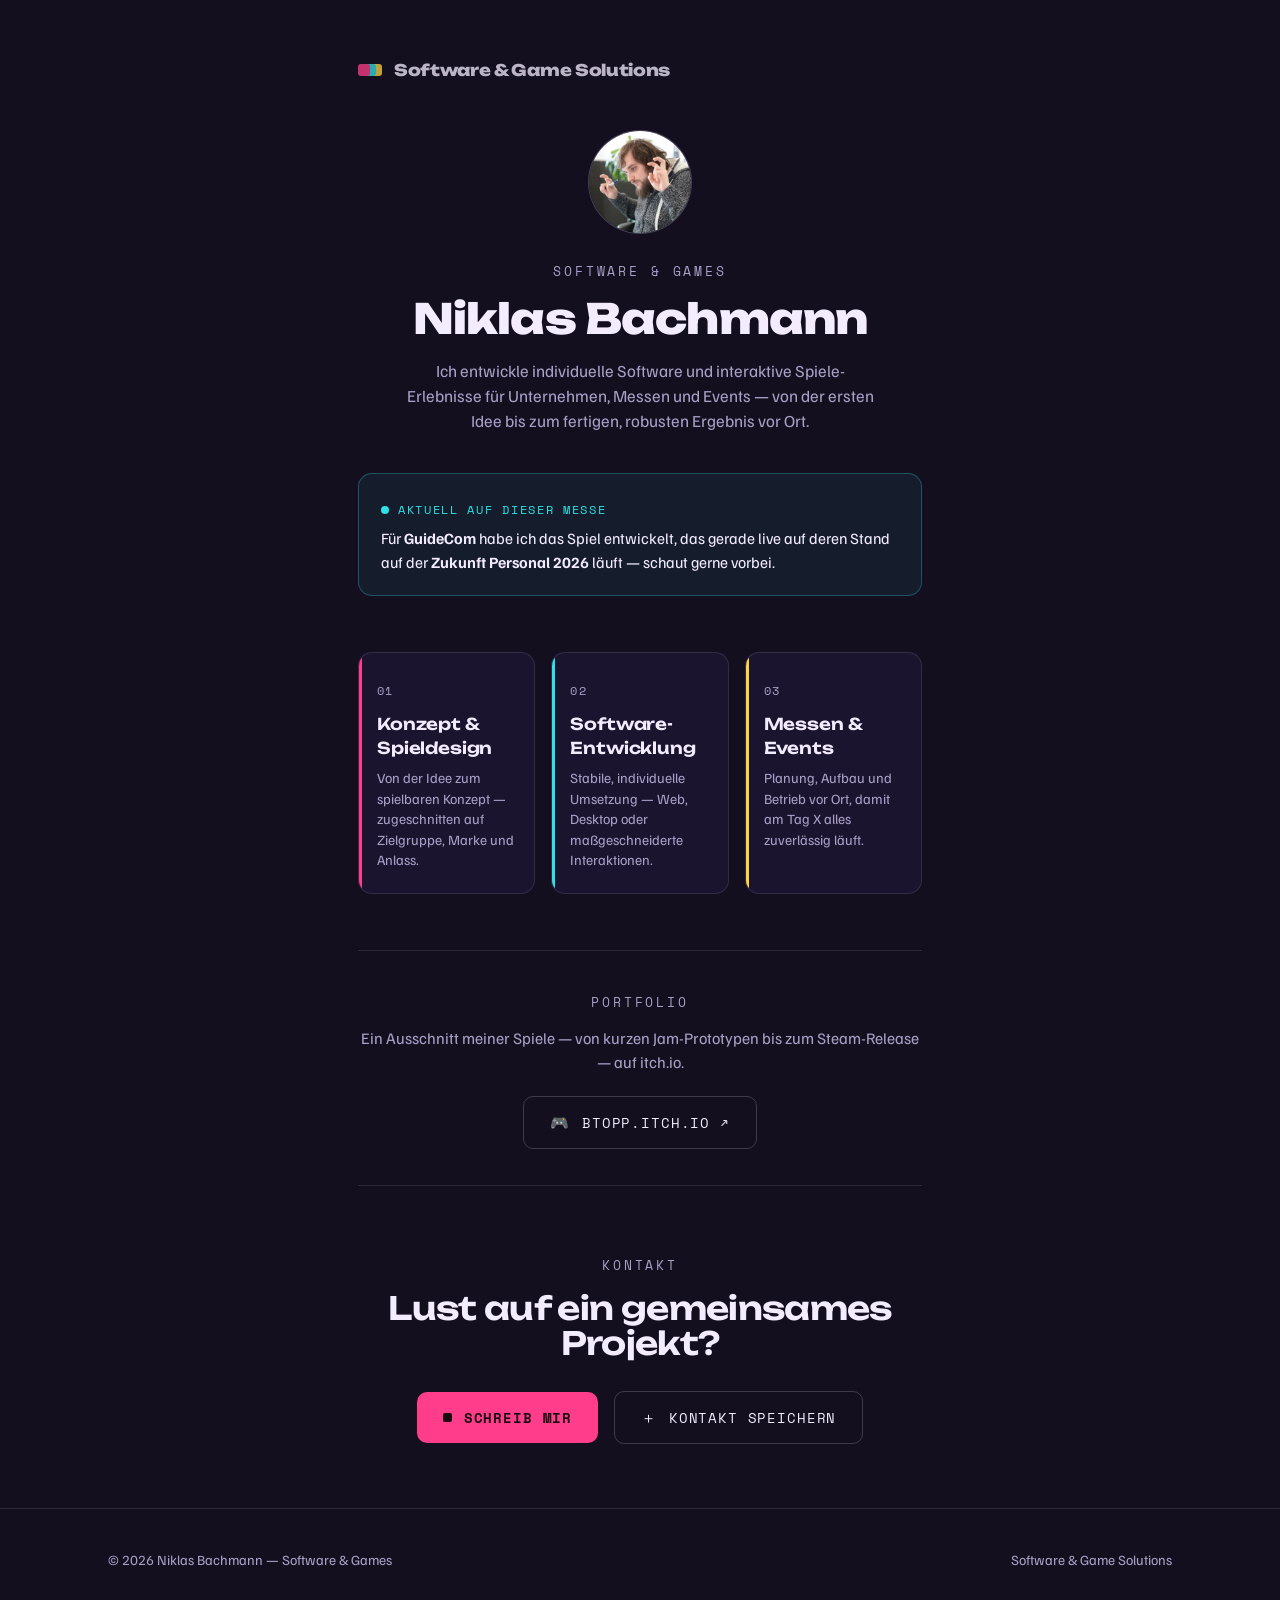
<file: business.html>
<!DOCTYPE html>
<html lang="de">
<head>
<meta charset="UTF-8">
<meta name="viewport" content="width=device-width, initial-scale=1.0">
<title>Niklas Bachmann — Software & Games</title>
<meta name="description" content="Individuelle Softwareentwicklung und interaktive Spiele-Erlebnisse für Unternehmen, Messen und Events.">

<link rel="preconnect" href="https://fonts.googleapis.com">
<link rel="preconnect" href="https://fonts.gstatic.com" crossorigin>
<link href="https://fonts.googleapis.com/css2?family=Unbounded:wght@600;800&family=Familjen+Grotesk:wght@400;500;600&family=Space+Mono:wght@400;700&display=swap" rel="stylesheet">
<link rel="stylesheet" href="styles.css">
<link rel="stylesheet" href="business.css">
</head>
<body>

<div class="wrap biz-wrap">

  <a class="mark" href="index.html">
    <span class="coin"></span><span class="word">Software & Game Solutions</span>
  </a>

  <div class="biz-head">
    <div class="biz-photo">
      <img class="biz-img" src="resources/images/team_niklas.webp" alt="Niklas Bachmann" width="200" height="200" onload="this.classList.add('is-loaded')" onerror="this.remove()">
    </div>
    <span class="eyebrow">Software &amp; Games</span>
    <h1>Niklas Bachmann</h1>
    <p class="lead">Ich entwickle individuelle Software und interaktive Spiele-Erlebnisse für Unternehmen, Messen und Events — von der ersten Idee bis zum fertigen, robusten Ergebnis vor Ort.</p>
  </div>

  <!-- Messe-Hinweis: bei jedem neuen Einsatz einfach Text/Link unten anpassen.
       Zum Ausblenden zwischen Messen die Klasse "biz-fair-active" hier entfernen. -->
  <div class="biz-fair biz-fair-active">
    <span class="biz-fair-label">Aktuell auf dieser Messe</span>
    <p>Für <strong>GuideCom</strong> habe ich das Spiel entwickelt, das gerade live auf deren Stand auf der <strong>Zukunft Personal 2026</strong> läuft — schaut gerne vorbei.</p>
  </div>

  <div class="biz-pillars">
    <div class="biz-pillar">
      <span class="num">01</span>
      <h3>Konzept &amp; Spieldesign</h3>
      <p>Von der Idee zum spielbaren Konzept — zugeschnitten auf Zielgruppe, Marke und Anlass.</p>
    </div>
    <div class="biz-pillar">
      <span class="num">02</span>
      <h3>Software-Entwicklung</h3>
      <p>Stabile, individuelle Umsetzung — Web, Desktop oder maßgeschneiderte Interaktionen.</p>
    </div>
    <div class="biz-pillar">
      <span class="num">03</span>
      <h3>Messen &amp; Events</h3>
      <p>Planung, Aufbau und Betrieb vor Ort, damit am Tag X alles zuverlässig läuft.</p>
    </div>
  </div>

  <div class="biz-portfolio">
    <span class="eyebrow">Portfolio</span>
    <p>Ein Ausschnitt meiner Spiele — von kurzen Jam-Prototypen bis zum Steam-Release — auf itch.io.</p>
    <a class="btn btn-ghost" href="https://btopp.itch.io/" target="_blank" rel="noopener"><span class="btn-icon" aria-hidden="true">🎮</span>btopp.itch.io ↗</a>
  </div>

  <div class="biz-contact">
    <span class="eyebrow">Kontakt</span>
    <h2>Lust auf ein gemeinsames Projekt?</h2>
    <div class="cta-row">
      <a class="btn btn-primary" href="mailto:niklasbachmann.code@gmail.com"><span class="blink" aria-hidden="true"></span>Schreib mir</a>
      <a class="btn btn-ghost" href="resources/niklas-bachmann.vcf" download><span class="btn-icon" aria-hidden="true">＋</span>Kontakt speichern</a>
    </div>
  </div>

</div>

<footer>
  <div class="wrap foot">
    <span>© 2026 Niklas Bachmann — Software &amp; Games</span>
    <a href="index.html">Software & Game Solutions</a>
  </div>
</footer>

</body>
</html>
</file>
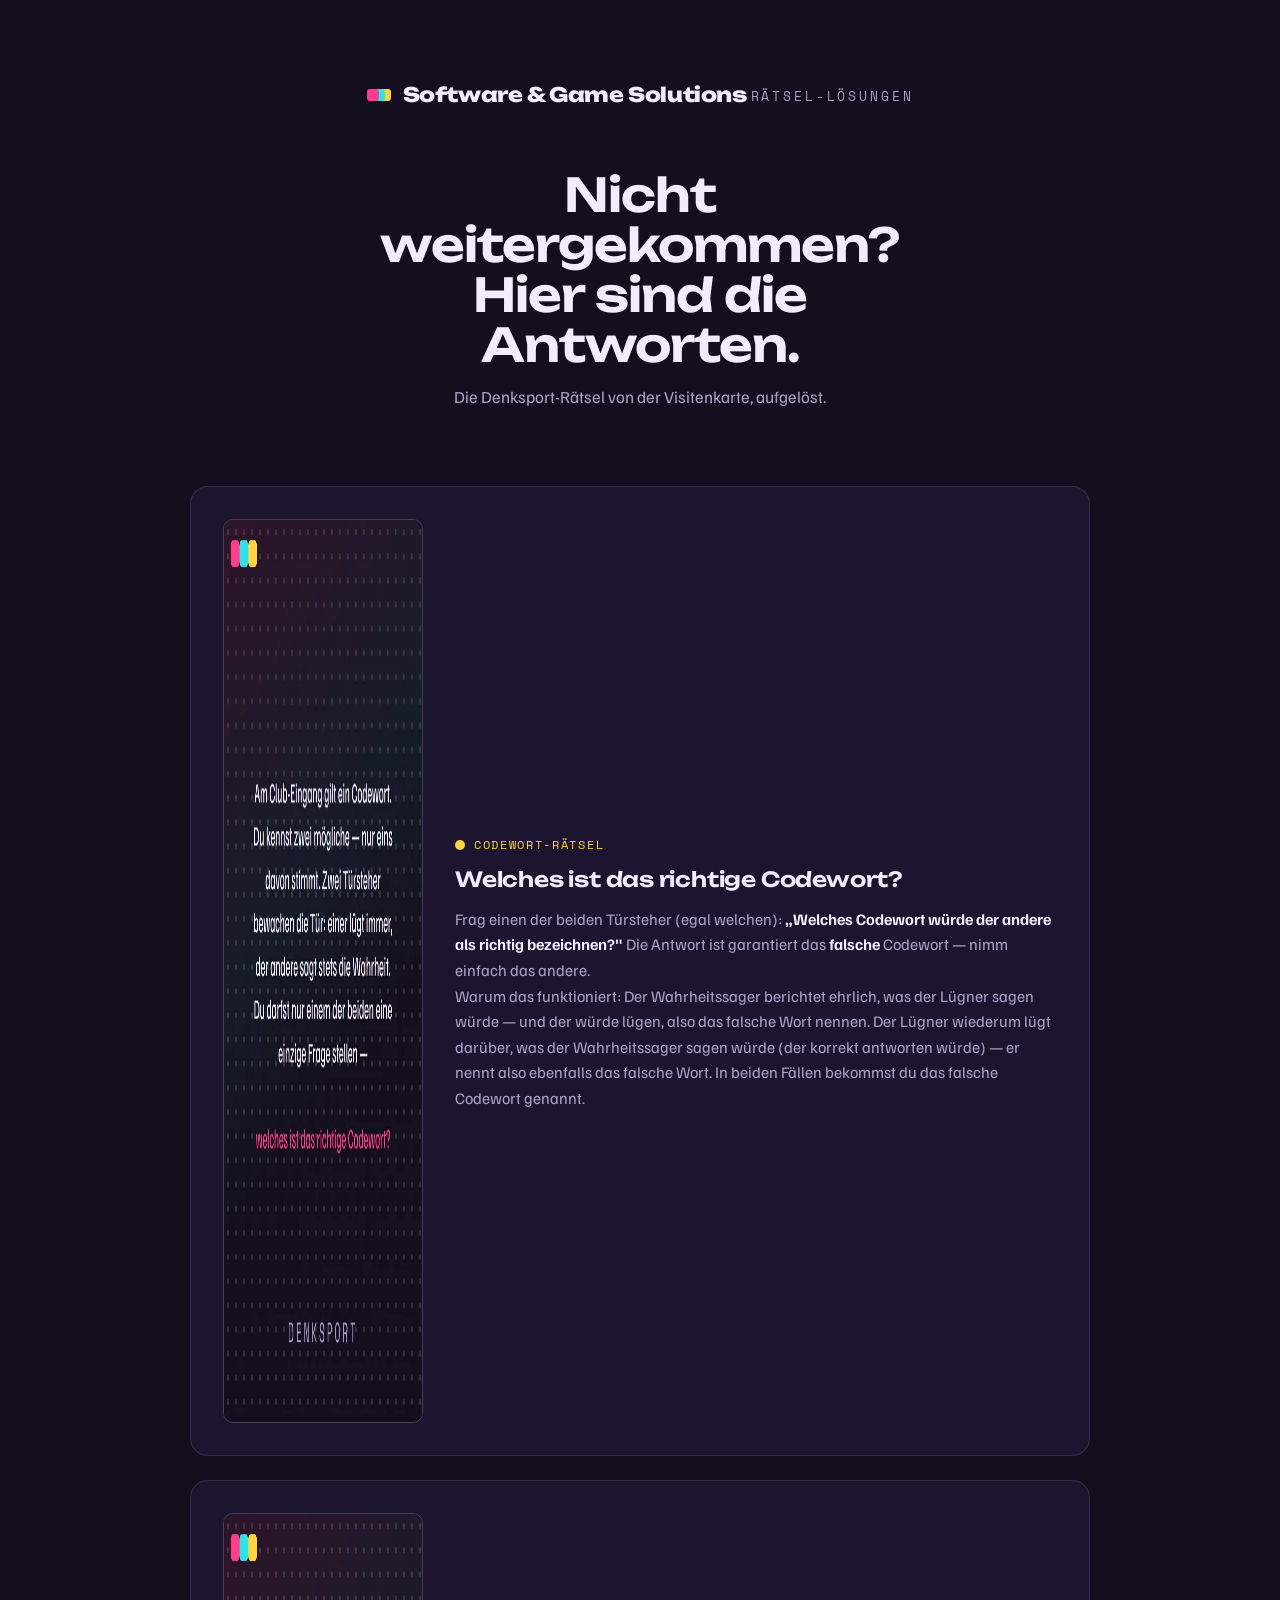
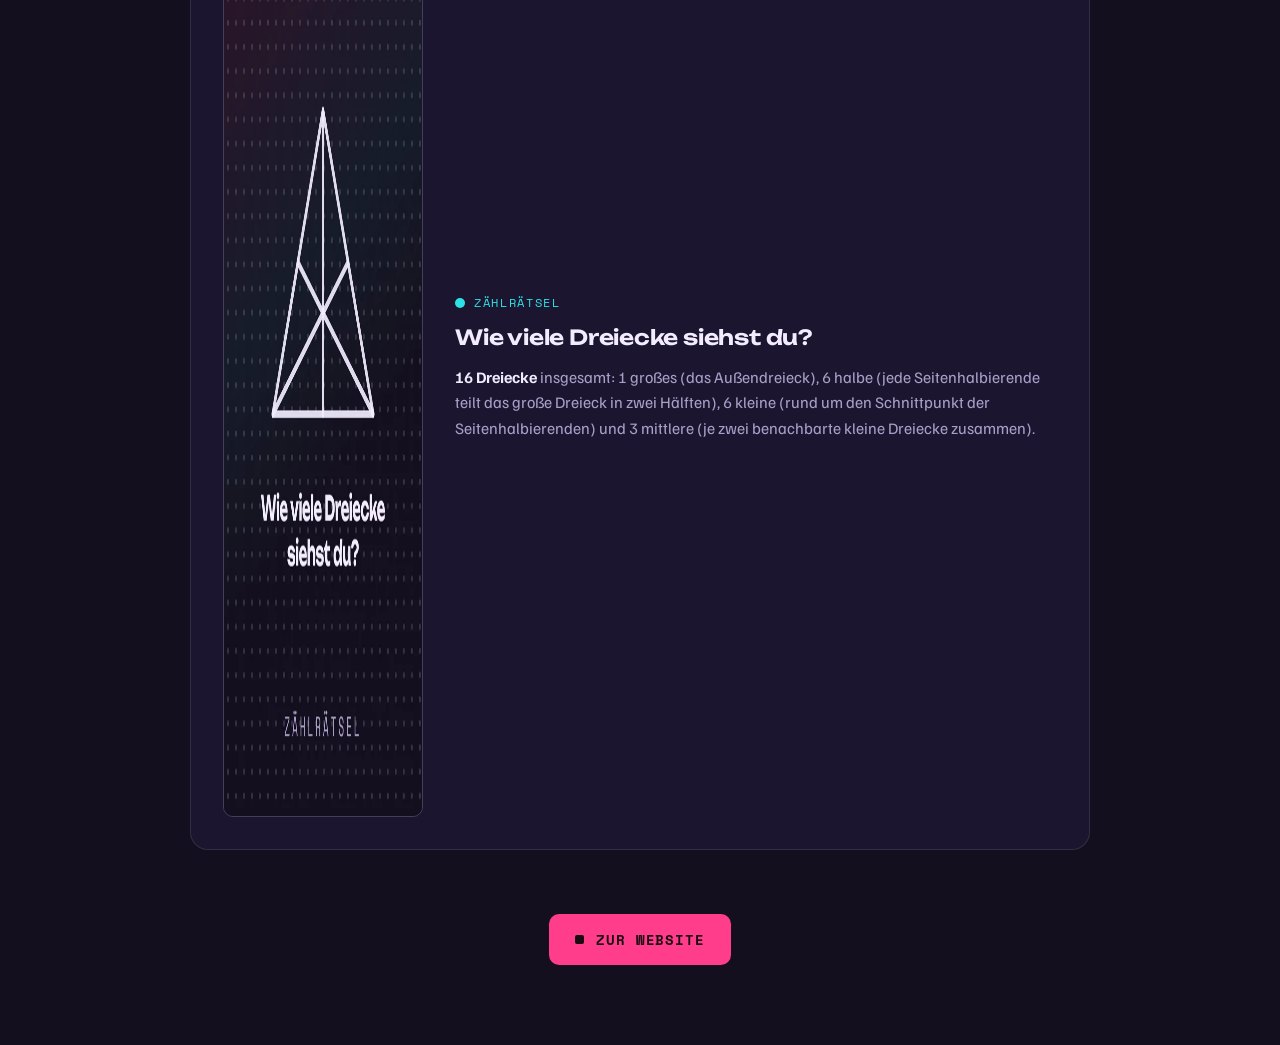
<file: loesungen.html>
<!DOCTYPE html>
<html lang="de">
<head>
<meta charset="UTF-8">
<meta name="viewport" content="width=device-width, initial-scale=1.0">
<meta name="robots" content="noindex, nofollow">
<title>Rätsel-Lösungen — Software & Game Solutions</title>
<meta name="description" content="Lösungen zu den Denksport-Rätseln auf der Visitenkarte von Software & Game Solutions.">

<link rel="preconnect" href="https://fonts.googleapis.com">
<link rel="preconnect" href="https://fonts.gstatic.com" crossorigin>
<link href="https://fonts.googleapis.com/css2?family=Unbounded:wght@600;800&family=Familjen+Grotesk:wght@400;500;600&family=Space+Mono:wght@400;700&display=swap" rel="stylesheet">
<link rel="stylesheet" href="styles.css">
<link rel="stylesheet" href="loesungen.css">
</head>
<body>

<div class="wrap">
  <div class="solutions-head">
    <a class="mark" href="index.html">
      <span class="coin"></span><span class="word">Software & Game Solutions</span>
    </a>
    <span class="eyebrow">Rätsel-Lösungen</span>
    <h1>Nicht weitergekommen? Hier sind die Antworten.</h1>
    <p>Die Denksport-Rätsel von der Visitenkarte, aufgelöst.</p>
  </div>

  <div class="solutions">
    <article class="solution">
      <div class="solution-card">
        <img src="resources/images/raetsel-codewort.webp" alt="Rätselkarte: Codewort-Rätsel mit zwei Türstehern" width="600" height="904" loading="lazy">
      </div>
      <div class="solution-body">
        <span class="solution-tag">Codewort-Rätsel</span>
        <h2>Welches ist das richtige Codewort?</h2>
        <p>Frag einen der beiden Türsteher (egal welchen): <strong>„Welches Codewort würde der andere als richtig bezeichnen?"</strong> Die Antwort ist garantiert das <strong>falsche</strong> Codewort — nimm einfach das andere.</p>
        <p>Warum das funktioniert: Der Wahrheitssager berichtet ehrlich, was der Lügner sagen würde — und der würde lügen, also das falsche Wort nennen. Der Lügner wiederum lügt darüber, was der Wahrheitssager sagen würde (der korrekt antworten würde) — er nennt also ebenfalls das falsche Wort. In beiden Fällen bekommst du das falsche Codewort genannt.</p>
      </div>
    </article>

    <article class="solution">
      <div class="solution-card">
        <img src="resources/images/raetsel-dreiecke.webp" alt="Rätselkarte: Zählrätsel mit Dreiecken" width="600" height="904" loading="lazy">
      </div>
      <div class="solution-body">
        <span class="solution-tag">Zählrätsel</span>
        <h2>Wie viele Dreiecke siehst du?</h2>
        <p><strong>16 Dreiecke</strong> insgesamt: 1 großes (das Außendreieck), 6 halbe (jede Seitenhalbierende teilt das große Dreieck in zwei Hälften), 6 kleine (rund um den Schnittpunkt der Seitenhalbierenden) und 3 mittlere (je zwei benachbarte kleine Dreiecke zusammen).</p>
      </div>
    </article>
  </div>

  <div class="solutions-cta">
    <a class="btn btn-primary" href="index.html"><span class="blink"></span>Zur Website</a>
  </div>
</div>

</body>
</html>
</file>
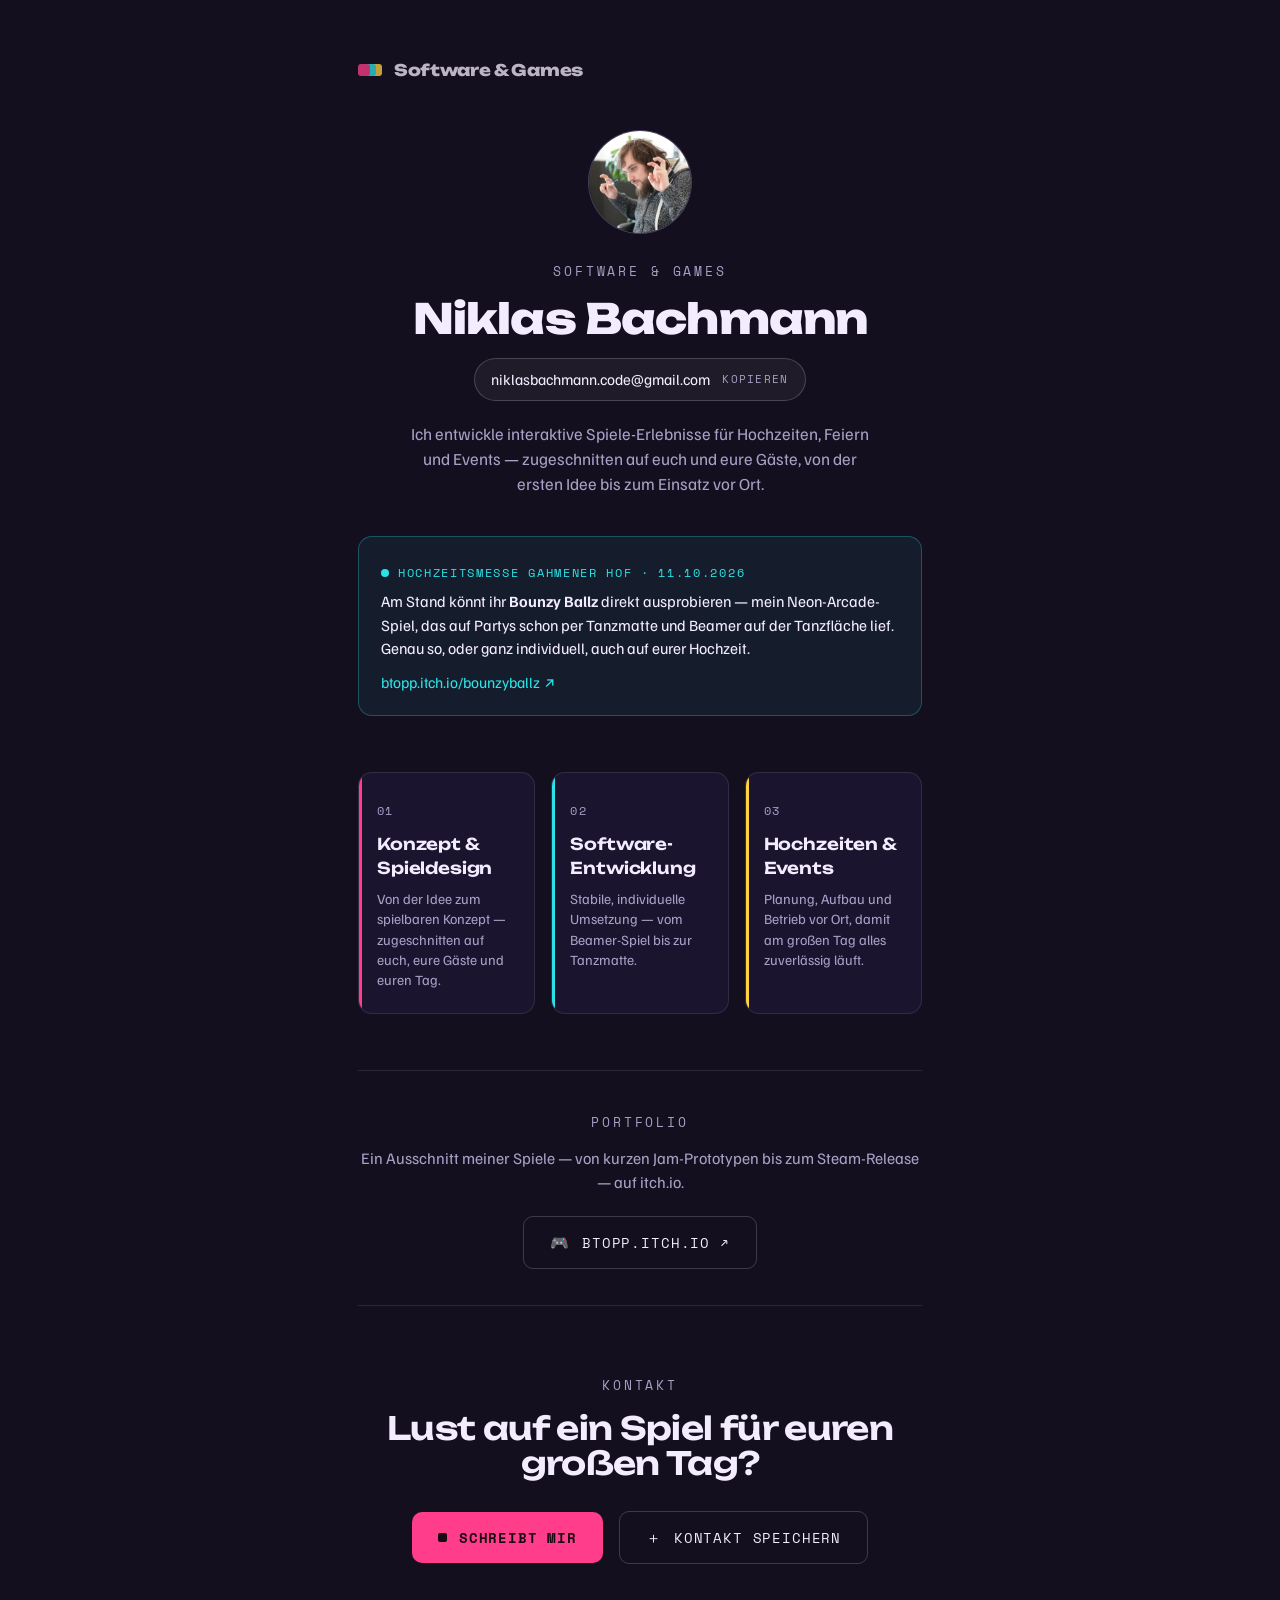
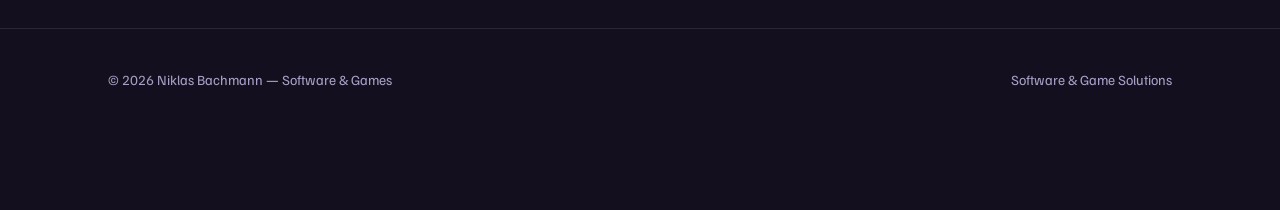
<file: wedding.html>
<!DOCTYPE html>
<html lang="de">
<head>
<meta charset="UTF-8">
<meta name="viewport" content="width=device-width, initial-scale=1.0">
<title>Niklas Bachmann — Spiele für eure Hochzeit</title>
<meta name="description" content="Interaktive Spiele-Erlebnisse für Hochzeiten, Feiern und Events — zugeschnitten auf euch und eure Gäste.">

<link rel="preconnect" href="https://fonts.googleapis.com">
<link rel="preconnect" href="https://fonts.gstatic.com" crossorigin>
<link href="https://fonts.googleapis.com/css2?family=Unbounded:wght@600;800&family=Familjen+Grotesk:wght@400;500;600&family=Space+Mono:wght@400;700&display=swap" rel="stylesheet">
<link rel="stylesheet" href="styles.css">
<link rel="stylesheet" href="business.css">
</head>
<body>

<div class="wrap biz-wrap">

  <a class="mark" href="index.html">
    <span class="coin"></span><span class="word">Software & Games</span>
  </a>

  <div class="biz-head">
    <div class="biz-photo">
      <img class="biz-img" src="resources/images/team_niklas.webp" alt="Niklas Bachmann" width="200" height="200" onload="this.classList.add('is-loaded')" onerror="this.remove()">
    </div>
    <span class="eyebrow">Software &amp; Games</span>
    <h1>Niklas Bachmann</h1>
    <button class="biz-mail" type="button" data-copy="niklasbachmann.code@gmail.com"><span class="biz-mail-addr">niklasbachmann.code@gmail.com</span><span class="biz-mail-hint" aria-live="polite">Kopieren</span></button>
    <p class="lead">Ich entwickle interaktive Spiele-Erlebnisse für Hochzeiten, Feiern und Events — zugeschnitten auf euch und eure Gäste, von der ersten Idee bis zum Einsatz vor Ort.</p>
  </div>

  <!-- Messe-Hinweis: bei jedem neuen Einsatz einfach Text/Link unten anpassen.
       Zum Ausblenden zwischen Messen die Klasse "biz-fair-active" hier entfernen. -->
  <div class="biz-fair biz-fair-active">
    <span class="biz-fair-label">Hochzeitsmesse Gahmener Hof · 11.10.2026</span>
    <p>Am Stand könnt ihr <strong>Bounzy Ballz</strong> direkt ausprobieren — mein Neon-Arcade-Spiel, das auf Partys schon per Tanzmatte und Beamer auf der Tanzfläche lief. Genau so, oder ganz individuell, auch auf eurer Hochzeit.</p>
    <a class="biz-fair-link" href="https://btopp.itch.io/bounzyballz" target="_blank" rel="noopener">btopp.itch.io/bounzyballz ↗</a>
  </div>

  <div class="biz-pillars">
    <div class="biz-pillar">
      <span class="num">01</span>
      <h3>Konzept &amp; Spieldesign</h3>
      <p>Von der Idee zum spielbaren Konzept — zugeschnitten auf euch, eure Gäste und euren Tag.</p>
    </div>
    <div class="biz-pillar">
      <span class="num">02</span>
      <h3>Software-Entwicklung</h3>
      <p>Stabile, individuelle Umsetzung — vom Beamer-Spiel bis zur Tanzmatte.</p>
    </div>
    <div class="biz-pillar">
      <span class="num">03</span>
      <h3>Hochzeiten &amp; Events</h3>
      <p>Planung, Aufbau und Betrieb vor Ort, damit am großen Tag alles zuverlässig läuft.</p>
    </div>
  </div>

  <div class="biz-portfolio">
    <span class="eyebrow">Portfolio</span>
    <p>Ein Ausschnitt meiner Spiele — von kurzen Jam-Prototypen bis zum Steam-Release — auf itch.io.</p>
    <a class="btn btn-ghost" href="https://btopp.itch.io/" target="_blank" rel="noopener"><span class="btn-icon" aria-hidden="true">🎮</span>btopp.itch.io ↗</a>
  </div>

  <div class="biz-contact">
    <span class="eyebrow">Kontakt</span>
    <h2>Lust auf ein Spiel für euren großen Tag?</h2>
    <div class="cta-row">
      <a class="btn btn-primary" href="mailto:niklasbachmann.code@gmail.com"><span class="blink" aria-hidden="true"></span>Schreibt mir</a>
      <a class="btn btn-ghost" href="resources/niklas-bachmann.vcf" download><span class="btn-icon" aria-hidden="true">＋</span>Kontakt speichern</a>
    </div>
  </div>

</div>

<footer>
  <div class="wrap foot">
    <span>© 2026 Niklas Bachmann — Software &amp; Games</span>
    <a href="index.html">Software & Game Solutions</a>
  </div>
</footer>

<script src="business.js"></script>
</body>
</html>
</file>
<file: styles.css>
:root{
  --ink:#140F1E;
  --ink-2:#1C1530;
  --card:#241A3D;
  --cloud:#F3ECFF;
  --muted:#A99FC6;
  --pink:#FF3D8A;   /* reserviert für Konzept & Gestaltung (aktuell ausgeblendet) */
  --cyan:#2DE2E6;   /* Niklas · Spiel & Technik */
  --gold:#FFD23F;   /* Vincent · Aufbau & Ablauf */
  --line:rgba(255,255,255,.10);
  --line-2:rgba(255,255,255,.18);
}

*{box-sizing:border-box;margin:0;padding:0}
html{scroll-behavior:smooth}
body{
  background:var(--ink);
  color:var(--cloud);
  font-family:"Familjen Grotesk",system-ui,sans-serif;
  font-size:18px;
  line-height:1.5;
  -webkit-font-smoothing:antialiased;
  overflow-x:hidden;
}
a{color:inherit;text-decoration:none}

.wrap{width:100%;max-width:1120px;margin:0 auto;padding:0 28px}

.eyebrow{
  font-family:"Space Mono",monospace;
  font-size:13px;
  letter-spacing:.22em;
  text-transform:uppercase;
  color:var(--muted);
}

.hero-festival-mode .hero-eyebrow{display:none}
.hero:not(.hero-festival-mode) .hero-live{display:none}

.hero-live{
  display:inline-flex;
  align-items:center;
  gap:9px;
  margin-top:16px;
  padding:6px 12px;
  background:rgba(255,255,255,.05);
  border:1px solid var(--line);
  border-radius:999px;
}
.hero-live-label{
  font-family:"Space Mono",monospace;
  font-size:11px;
  letter-spacing:.12em;
  text-transform:uppercase;
  color:var(--muted);
  white-space:nowrap;
}
.hero-live-logo{height:18px;width:auto;display:block}

/* ---------- Header ---------- */
header{
  position:sticky;top:0;z-index:50;
  background:rgba(20,15,30,.72);
  backdrop-filter:blur(12px);
  border-bottom:1px solid var(--line);
}
/* Touch-Geräte (grober Zeiger, meist schwächere GPU) bekommen einen deckenderen Hintergrund statt
   laufendem Blur-Resampling während des Scrollens — sonst klassische Scroll-Jank-Quelle auf Mobile. */
@media (pointer:coarse){
  header{background:rgba(20,15,30,.94);backdrop-filter:none}
}
.nav{display:flex;align-items:center;justify-content:space-between;height:68px}
.brand{
  font-family:"Unbounded",sans-serif;
  font-weight:800;font-size:20px;letter-spacing:-.02em;
  display:flex;align-items:center;gap:10px;
}
.brand .coin{
  width:12px;height:12px;border-radius:3px;
  background:var(--pink);
  box-shadow:6px 0 0 var(--cyan),12px 0 0 var(--gold);
  margin-right:14px;
}
.menu{position:relative}
.menu-trigger{
  all:unset;cursor:pointer;display:inline-flex;align-items:center;gap:11px;
  padding:9px 14px;border-radius:10px;border:1px solid var(--line-2);
  font-family:"Space Mono",monospace;font-size:13px;letter-spacing:.14em;text-transform:uppercase;color:var(--cloud);
  transition:border-color .18s,color .18s;
}
.menu:hover .menu-trigger,.menu.open .menu-trigger,.menu-trigger:hover{border-color:var(--cyan);color:var(--cyan)}
.menu-trigger:focus-visible{outline:2px solid var(--cyan);outline-offset:3px}
.bars{display:inline-flex;flex-direction:column;gap:4px;width:18px}
.bars span{display:block;height:2px;width:100%;background:currentColor;border-radius:2px;transition:transform .22s ease,opacity .18s ease}
.menu.open .bars span:nth-child(1){transform:translateY(6px) rotate(45deg)}
.menu.open .bars span:nth-child(2){opacity:0}
.menu.open .bars span:nth-child(3){transform:translateY(-6px) rotate(-45deg)}

.menu-panel{
  position:absolute;top:100%;right:0;min-width:230px;display:grid;padding:10px;
  background:var(--card);border:1px solid var(--line-2);border-radius:14px;
  box-shadow:0 24px 50px -20px rgba(0,0,0,.7);
  opacity:0;visibility:hidden;transform:translateY(-6px);
  transition:opacity .18s ease,transform .18s ease,visibility .18s;
}
/* transparente Brücke, damit der Weg von Button zu Panel nicht abreißt */
.menu-panel::before{content:"";position:absolute;left:0;right:0;top:-14px;height:16px}
.menu:hover .menu-panel,
.menu:focus-within .menu-panel,
.menu.open .menu-panel{opacity:1;visibility:visible;transform:translateY(8px)}
.menu.force-closed .menu-panel{opacity:0!important;visibility:hidden!important;transform:translateY(-6px)!important}
.menu-panel a{padding:11px 14px;border-radius:9px;color:var(--muted);font-size:15px;transition:background .15s,color .15s}
.menu-panel a:hover,.menu-panel a:focus-visible{background:rgba(255,255,255,.06);color:var(--cloud)}
.menu-panel a:focus-visible{outline:2px solid var(--cyan);outline-offset:-2px}

/* ---------- Hero ---------- */
.hero{position:relative;min-height:92vh;display:flex;align-items:center;overflow:hidden}
/* faint pixel grid */
.hero::before{
  content:"";position:absolute;inset:0;
  background-image:radial-gradient(rgba(255,255,255,.14) 1px,transparent 1.4px);
  background-size:26px 26px;
  opacity:.35;
  mask-image:linear-gradient(to bottom,black,transparent 85%);
  -webkit-mask-image:linear-gradient(to bottom,black,transparent 85%);
}
/* cursor spotlight — a moving light in a dark venue, folgt der Maus über die ganze Seite */
.spot{
  position:fixed;inset:0;pointer-events:none;z-index:5;
  background:radial-gradient(320px circle at var(--mx,50%) var(--my,38%),
    rgba(255,61,138,.16),rgba(45,226,230,.10) 40%,transparent 62%);
  transition:background .12s ease-out,opacity .3s ease;
}
body.game-active .spot{opacity:0} /* während des Spiels übernimmt der Glow am Charakter */
.hero .wrap{position:relative;z-index:2}
.hero-inner{max-width:820px;padding:120px 0}
.hero h1{
  font-family:"Unbounded",sans-serif;
  font-weight:800;
  font-size:clamp(2.6rem,6.4vw,5rem);
  line-height:1.02;
  letter-spacing:-.03em;
  margin:22px 0 26px;
}
.hero h1 .hl{color:var(--pink)}
.hero p.lead{font-size:clamp(1.05rem,2vw,1.3rem);color:var(--muted);max-width:620px}

.cta-row{display:flex;flex-wrap:wrap;gap:16px;align-items:center;margin-top:40px}
.btn{
  font-family:"Space Mono",monospace;
  font-size:14px;letter-spacing:.06em;text-transform:uppercase;
  padding:15px 26px;border-radius:10px;
  display:inline-flex;align-items:center;gap:12px;
  background:transparent;border:none;cursor:pointer;
  transition:transform .16s ease,box-shadow .16s ease,background .16s ease;
}
.btn-primary{background:var(--pink);color:#1a0a12;font-weight:700}
.btn-primary:hover,.btn-primary:focus-visible,.btn-primary.char-hover{transform:translateY(-2px);box-shadow:0 12px 30px -10px var(--pink)}
.btn-ghost{border:1px solid var(--line-2);color:var(--cloud)}
.btn-ghost:hover,.btn-ghost:focus-visible,.btn-ghost.char-hover{border-color:var(--cyan);color:var(--cyan)}
.btn:focus-visible{outline:2px solid var(--cyan);outline-offset:4px}
.blink{width:9px;height:9px;border-radius:2px;background:#1a0a12;animation:blink 1.1s steps(1) infinite}
@keyframes blink{50%{opacity:0}}
.btn-icon{font-size:15px;line-height:1}

/* ---------- Section base ---------- */
section.block{padding:144px 0;scroll-margin-top:80px}
#kontakt{padding-bottom:320px} /* extra Platz, damit der letzte Streckenabschnitt unterhalb der .contact-Kachel enden kann */
.section-head{max-width:680px;margin-bottom:56px}
.section-head h2{
  font-family:"Unbounded",sans-serif;font-weight:600;
  font-size:clamp(1.9rem,4vw,2.9rem);line-height:1.08;letter-spacing:-.02em;
  margin:16px 0 18px;
}
.section-head p{color:var(--muted);font-size:1.08rem}

/* ---------- Pillars ---------- */
.pillars{display:grid;grid-template-columns:repeat(3,1fr);gap:20px}
.pillar{
  background:rgba(28,21,48,.93);border:1px solid var(--line);border-radius:16px;
  padding:30px 28px;position:relative;overflow:hidden;
  transition:transform .2s ease,border-color .2s ease,box-shadow .2s ease;
}
.pillar:hover,.pillar:focus-visible,.pillar.char-hover{transform:translateY(-4px);border-color:var(--c);box-shadow:0 16px 32px -22px var(--c)}
.pillar .num{font-family:"Space Mono",monospace;font-size:13px;color:var(--muted);letter-spacing:.1em}
.pillar h3{font-family:"Unbounded",sans-serif;font-weight:600;font-size:1.25rem;margin:14px 0 12px;letter-spacing:-.01em}
.pillar p{color:var(--muted);font-size:1rem}
.pillar::after{content:"";position:absolute;left:0;top:0;height:100%;width:4px;background:var(--c)}
.pillar:nth-child(1){--c:var(--pink)}
.pillar:nth-child(2){--c:var(--cyan)}
.pillar:nth-child(3){--c:var(--gold)}

/* ---------- Team ---------- */
.team{display:grid;grid-template-columns:repeat(auto-fit,minmax(240px,1fr));gap:20px;align-items:start}
.player{
  background:rgba(36,26,61,.93);border:1px solid var(--line);border-radius:18px;
  padding:30px 28px;cursor:pointer;
  transition:transform .2s ease,border-color .2s ease,box-shadow .2s ease;
}
.player:hover,.player:focus-visible,.player:focus-within,.player.char-hover{transform:translateY(-5px);border-color:var(--pc);box-shadow:0 20px 40px -24px var(--pc)}
.player:focus-visible{outline:2px solid var(--pc);outline-offset:4px}
.player .badge{
  font-family:"Space Mono",monospace;font-size:12px;letter-spacing:.14em;text-transform:uppercase;
  color:var(--pc);display:inline-flex;align-items:center;gap:9px;
}
.player .badge::before{content:"";width:10px;height:10px;border-radius:50%;background:var(--pc)}
.player h3{
  font-family:"Unbounded",sans-serif;font-weight:600;font-size:1.4rem;
  margin:16px 0 4px;letter-spacing:-.01em;
  display:flex;align-items:center;justify-content:space-between;gap:12px;
}
.player .role{color:var(--muted);font-size:.98rem;margin-bottom:20px}
.player .chev{font-family:"Space Mono",monospace;font-size:1.15rem;color:var(--pc);transition:transform .2s ease;line-height:1}
.player.open .chev{transform:rotate(45deg)}
.tags{display:flex;flex-wrap:wrap;gap:8px}
.tag{
  font-family:"Space Mono",monospace;font-size:12px;
  padding:6px 11px;border-radius:7px;
  background:rgba(255,255,255,.05);border:1px solid var(--line);color:var(--cloud);
}
.player:nth-child(1){--pc:var(--pink)}
.player:nth-child(2){--pc:var(--cyan)}
.player:nth-child(3){--pc:var(--gold)}

/* klickbare Kontakt-Kachel + Kontakt-Panel */
.hint{font-family:"Space Mono",monospace;font-size:13px;color:var(--muted);margin-top:14px}

.contact-panel{margin-top:20px;padding-top:18px;border-top:1px solid var(--line);display:grid;gap:10px}
.contact-panel[hidden]{display:none}
.contact-line{font-family:"Space Mono",monospace;font-size:14px;display:flex;gap:10px;align-items:center;color:var(--muted)}
.contact-line a{color:var(--pc);word-break:break-all}
.contact-line a:hover,.contact-line a:focus-visible{text-decoration:underline}
.contact-placeholder{font-style:italic;opacity:.7}

/* Personen-Foto (Platzhalter) mit Infotext-Overlay */
.person-photo{
  position:relative;aspect-ratio:4/3;border-radius:12px;overflow:hidden;
  border:1px solid var(--line);
  background-color:var(--ink);
  background-image:radial-gradient(rgba(255,255,255,.10) 1px,transparent 1.4px);
  background-size:14px 14px;
}
.person-img{position:absolute;inset:0;width:100%;height:100%;object-fit:cover}
.person-placeholder{
  position:absolute;inset:0;
  display:flex;flex-direction:column;align-items:center;justify-content:center;gap:10px;
  color:var(--pc);
}
.person-img.is-loaded ~ .person-placeholder{display:none}
.person-placeholder svg{width:42px;height:42px;opacity:.9}
.person-photo-label{font-family:"Space Mono",monospace;font-size:11px;letter-spacing:.16em;text-transform:uppercase;color:var(--muted)}
.person-overlay{
  position:absolute;left:0;right:0;bottom:0;z-index:2;padding:30px 16px 14px;
  background:linear-gradient(to top,rgba(9,6,15,.94),rgba(9,6,15,.55) 55%,transparent);
}
.person-info{font-family:"Familjen Grotesk",sans-serif;font-size:14px;line-height:1.4;color:var(--cloud);margin:0}

/* ---------- Referenzen ---------- */
.refs{display:grid;grid-template-columns:repeat(3,1fr);gap:20px;align-items:start}
.ref{
  background:rgba(28,21,48,.93);border:1px solid var(--line);border-radius:16px;overflow:hidden;
  display:flex;flex-direction:column;cursor:pointer;
  transition:transform .2s ease,border-color .2s ease,box-shadow .2s ease;
}
.ref:hover,.ref:focus-visible,.ref.char-hover{transform:translateY(-4px);border-color:var(--rc);box-shadow:0 16px 32px -22px var(--rc)}
.ref:focus-visible{outline:2px solid var(--rc);outline-offset:4px}
.ref-media{
  position:relative;aspect-ratio:16/9;overflow:hidden;
  background-color:var(--ink);
  background-image:radial-gradient(rgba(255,255,255,.10) 1px,transparent 1.4px);
  background-size:16px 16px;
  border-bottom:1px solid var(--line);
}
.ref-img{position:absolute;inset:0;width:100%;height:100%;object-fit:cover}
.ref-placeholder{
  position:absolute;inset:0;
  display:flex;flex-direction:column;align-items:center;justify-content:center;gap:12px;
  color:var(--rc,var(--muted));
}
.ref-img.is-loaded ~ .ref-placeholder{display:none}
.ref-placeholder svg{width:38px;height:38px;opacity:.9}
.ref-media-label{font-family:"Space Mono",monospace;font-size:11px;letter-spacing:.16em;text-transform:uppercase;color:var(--muted)}
.ref-body{display:flex;flex-direction:column;padding:24px 26px 28px}
.ref-top{display:flex;justify-content:space-between;align-items:center}
.ref-tag{
  font-family:"Space Mono",monospace;font-size:12px;letter-spacing:.12em;text-transform:uppercase;
  padding:5px 11px;border-radius:6px;background:rgba(255,255,255,.05);
  border:1px solid var(--rc,var(--line-2));color:var(--rc,var(--cloud));
}
.ref-year{font-family:"Space Mono",monospace;font-size:13px;color:var(--muted)}
.ref h3{
  font-family:"Unbounded",sans-serif;font-weight:600;font-size:1.2rem;
  margin:18px 0 10px;letter-spacing:-.01em;
  display:flex;align-items:center;justify-content:space-between;gap:12px;
}
.ref p{color:var(--muted);font-size:.98rem}
.ref .chev{font-family:"Space Mono",monospace;font-size:1.15rem;color:var(--rc);transition:transform .2s ease;line-height:1}
.ref.open .chev{transform:rotate(45deg)}
.ref-panel{margin-top:14px;padding-top:14px;border-top:1px solid var(--line)}
.ref-panel[hidden]{display:none}
.ref-links{display:flex;flex-direction:column;gap:8px;margin-top:14px}
.ref-links a{font-family:"Space Mono",monospace;font-size:14px;color:var(--rc);word-break:break-all}
.ref-links a:hover,.ref-links a:focus-visible{text-decoration:underline}
.ref-panel p + p{margin-top:12px}
.ref .ref-credit{font-family:"Space Mono",monospace;font-size:13px;letter-spacing:.04em;color:var(--cloud)}
/* Farbe pro Karte per Klasse statt nth-child, damit neue Karten die Farben der übrigen nicht verschieben */
.ref-pink{--rc:var(--pink)}
.ref-cyan{--rc:var(--cyan)}
.ref-gold{--rc:var(--gold)}
/* Highlight-Karte: volle Breite über den anderen, Bild links / Text rechts */
.ref-featured{grid-column:1/-1;flex-direction:row;overflow:clip} /* clip statt hidden, sonst greift sticky unten nicht */
.ref-featured .ref-media{flex:0 0 52%;aspect-ratio:auto;min-height:clamp(260px,30vw,330px);border-bottom:0}
.ref-featured .ref-body{flex:1;justify-content:center;padding:32px 36px;border-left:1px solid var(--line)}
/* Aufgeklappt: Bild behält 16:9 statt mit dem Text in die Höhe zu wachsen und bleibt beim Lesen unter dem Header stehen */
.ref-featured.open .ref-media{align-self:flex-start;aspect-ratio:16/9;min-height:0;position:sticky;top:96px}
.ref-featured h3{font-size:1.45rem}

/* ---------- Contact ---------- */
.contact{
  border-radius:22px;background:linear-gradient(150deg,rgba(28,21,48,.93),rgba(36,26,61,.93));border:1px solid var(--line);
  padding:64px 48px;text-align:center;cursor:pointer;
  transition:transform .2s ease,border-color .2s ease,box-shadow .2s ease;
}
.contact:hover,.contact:focus-within,.contact.char-hover{transform:translateY(-4px);border-color:var(--pink);box-shadow:0 16px 32px -22px var(--pink)}
.contact h2{font-family:"Unbounded",sans-serif;font-weight:600;font-size:clamp(1.8rem,3.6vw,2.6rem);line-height:1.1;letter-spacing:-.02em;max-width:620px;margin:0 auto 16px}
.contact p{color:var(--muted);max-width:480px;margin:0 auto 34px}

/* ---------- Footer ---------- */
footer{border-top:1px solid var(--line);padding:40px 0;color:var(--muted);font-size:14px}
.foot{display:flex;flex-wrap:wrap;gap:16px;justify-content:space-between;align-items:center}
.foot .names{font-family:"Space Mono",monospace;letter-spacing:.04em}

/* ---------- Reveal on scroll ---------- */
.reveal{opacity:0;transform:translateY(20px);transition:opacity .6s ease,transform .6s ease}
.reveal.in{opacity:1;transform:none}

/* ---------- Responsive ---------- */
@media (max-width:860px){
  .pillars,.team,.refs{grid-template-columns:1fr}
  .ref-featured{flex-direction:column}
  .ref-featured .ref-media,.ref-featured.open .ref-media{flex:none;align-self:stretch;aspect-ratio:16/9;min-height:0;position:relative;top:auto;border-bottom:1px solid var(--line)}
  .ref-featured .ref-body{padding:24px 26px 28px;border-left:0}
  .ref-featured h3{font-size:1.2rem}
  .hero-inner{padding:90px 0}
  .contact{padding:48px 26px}
}
@media (max-width:420px){
  .brand-name{display:none} /* nur noch das Icon, damit der Punktestand beim Spielen genug Platz hat */
  .brand .coin{margin-right:0}
}
@media (prefers-reduced-motion:reduce){
  *{scroll-behavior:auto!important}
  .spot,.blink{animation:none;transition:none}
  .reveal{opacity:1;transform:none;transition:none}
}
</file>
<file: business.css>
body{padding-bottom:80px}

.biz-wrap{max-width:620px;padding-top:56px}

.mark{
  display:inline-flex;align-items:center;gap:10px;margin-bottom:48px;
  opacity:.75;transition:opacity .15s ease;
}
.mark:hover,.mark:focus-visible{opacity:1}
.mark .coin{
  width:12px;height:12px;border-radius:3px;background:var(--pink);
  box-shadow:6px 0 0 var(--cyan),12px 0 0 var(--gold);margin-right:14px;
}
.mark .word{font-family:"Unbounded",sans-serif;font-weight:800;font-size:16px;letter-spacing:-.02em}

.biz-head{text-align:center}
.biz-photo{
  width:104px;height:104px;margin:0 auto 22px;border-radius:50%;overflow:hidden;
  border:1px solid var(--line-2);background:var(--ink-2);
}
.biz-img{width:100%;height:100%;object-fit:cover;opacity:0;transition:opacity .25s ease}
.biz-img.is-loaded{opacity:1}
.biz-head h1{
  font-family:"Unbounded",sans-serif;font-weight:800;
  font-size:clamp(1.9rem,5vw,2.6rem);line-height:1.08;letter-spacing:-.02em;
  margin:14px 0 16px;
}
.biz-head .lead{font-size:1.05rem;color:var(--muted);max-width:480px;margin:0 auto}

/* Mail-Adresse als Kopier-Button (Logik in business.js) */
.biz-mail{
  font:inherit;color:var(--cloud);cursor:pointer;
  display:inline-flex;flex-wrap:wrap;justify-content:center;align-items:center;gap:6px 12px;
  max-width:100%;padding:9px 16px;border-radius:999px;
  background:rgba(255,255,255,.05);border:1px solid var(--line-2);
  transition:border-color .15s ease,color .15s ease;
}
.biz-mail:hover,.biz-mail:focus-visible{border-color:var(--cyan)}
.biz-mail:focus-visible{outline:2px solid var(--cyan);outline-offset:4px}
.biz-mail-addr{font-size:.95rem;overflow-wrap:anywhere}
.biz-mail-hint{
  font-family:"Space Mono",monospace;font-size:11px;letter-spacing:.12em;text-transform:uppercase;
  color:var(--muted);
}
.biz-mail.is-copied{border-color:var(--cyan)}
.biz-mail.is-copied .biz-mail-hint{color:var(--cyan)}
.biz-head .biz-mail{margin:0 0 20px}

.biz-fair{
  margin:40px 0 0;padding:20px 22px;border-radius:14px;
  background:rgba(45,226,230,.07);border:1px solid rgba(45,226,230,.28);
}
.biz-fair:not(.biz-fair-active){display:none}
.biz-fair-label{
  font-family:"Space Mono",monospace;font-size:12px;letter-spacing:.14em;text-transform:uppercase;
  color:var(--cyan);display:inline-flex;align-items:flex-start;gap:9px;margin-bottom:8px;
}
.biz-fair-label::before{content:"";flex-shrink:0;width:8px;height:8px;margin-top:5px;border-radius:50%;background:var(--cyan)}
.biz-fair p{font-size:.98rem;color:var(--cloud)}
.biz-fair-link{display:inline-block;margin-top:10px;font-size:.95rem;color:var(--cyan)}
.biz-fair-link:hover,.biz-fair-link:focus-visible{text-decoration:underline}

.biz-pillars{display:grid;grid-template-columns:repeat(3,1fr);gap:16px;margin:56px 0}
.biz-pillar{
  background:rgba(28,21,48,.93);border:1px solid var(--line);border-radius:14px;
  padding:22px 18px;position:relative;overflow:hidden;
}
.biz-pillar .num{font-family:"Space Mono",monospace;font-size:12px;color:var(--muted);letter-spacing:.1em}
.biz-pillar h3{font-family:"Unbounded",sans-serif;font-weight:600;font-size:1.02rem;margin:10px 0 8px;letter-spacing:-.01em}
.biz-pillar p{color:var(--muted);font-size:.88rem;line-height:1.45}
.biz-pillar::after{content:"";position:absolute;left:0;top:0;height:100%;width:3px;background:var(--c)}
.biz-pillar:nth-child(1){--c:var(--pink)}
.biz-pillar:nth-child(2){--c:var(--cyan)}
.biz-pillar:nth-child(3){--c:var(--gold)}

.biz-portfolio{
  text-align:center;padding:36px 0;margin-bottom:8px;
  border-top:1px solid var(--line);border-bottom:1px solid var(--line);
}
.biz-portfolio p{color:var(--muted);margin:12px 0 22px;font-size:1rem}

.biz-contact{text-align:center;padding:56px 0 64px}
.biz-contact h2{
  font-family:"Unbounded",sans-serif;font-weight:600;
  font-size:clamp(1.5rem,3.4vw,2rem);line-height:1.1;letter-spacing:-.02em;
  margin:14px 0 30px;
}
.biz-contact .cta-row{justify-content:center;margin-top:0}

footer .foot{display:flex;justify-content:space-between;align-items:center;flex-wrap:wrap;gap:10px}
footer .foot a{color:var(--muted)}
footer .foot a:hover,footer .foot a:focus-visible{color:var(--cyan)}

@media(max-width:640px){
  .biz-pillars{grid-template-columns:1fr}
}
</file>
<file: loesungen.css>
body{padding-bottom:80px}

.solutions-head{
  padding:80px 0 20px;
  text-align:center;
}
.solutions-head .mark{
  display:inline-flex;align-items:center;gap:10px;margin-bottom:44px;
}
.solutions-head .mark .coin{
  width:12px;height:12px;border-radius:3px;background:var(--pink);
  box-shadow:6px 0 0 var(--cyan),12px 0 0 var(--gold);margin-right:14px;
}
.solutions-head .mark .word{
  font-family:"Unbounded",sans-serif;font-weight:800;font-size:20px;letter-spacing:-.02em;
}
.solutions-head h1{
  font-family:"Unbounded",sans-serif;font-weight:600;
  font-size:clamp(1.9rem,4vw,2.9rem);line-height:1.08;letter-spacing:-.02em;
  margin:16px auto 14px;max-width:620px;
}
.solutions-head p{color:var(--muted);font-size:1.05rem;max-width:520px;margin:0 auto}

.solutions{
  display:grid;gap:24px;max-width:900px;margin:56px auto 0;
}
.solution{
  background:var(--ink-2);border:1px solid var(--line);border-radius:18px;
  padding:32px;display:grid;grid-template-columns:200px 1fr;gap:32px;align-items:center;
}
.solution-card img{
  width:100%;display:block;border-radius:10px;border:1px solid var(--line-2);
}
.solution-tag{
  font-family:"Space Mono",monospace;font-size:12px;letter-spacing:.14em;text-transform:uppercase;
  color:var(--sc);display:inline-flex;align-items:center;gap:9px;margin-bottom:10px;
}
.solution-tag::before{content:"";width:10px;height:10px;border-radius:50%;background:var(--sc)}
.solution h2{
  font-family:"Unbounded",sans-serif;font-weight:600;font-size:1.3rem;
  margin-bottom:12px;letter-spacing:-.01em;
}
.solution p{color:var(--muted);font-size:1rem;line-height:1.6}
.solution p strong{color:var(--cloud)}
.solution:nth-child(1){--sc:var(--gold)}
.solution:nth-child(2){--sc:var(--cyan)}

.solutions-cta{text-align:center;margin-top:64px}

@media (max-width:640px){
  .solution{grid-template-columns:1fr;text-align:center}
  .solution-card img{max-width:220px;margin:0 auto}
}
</file>
